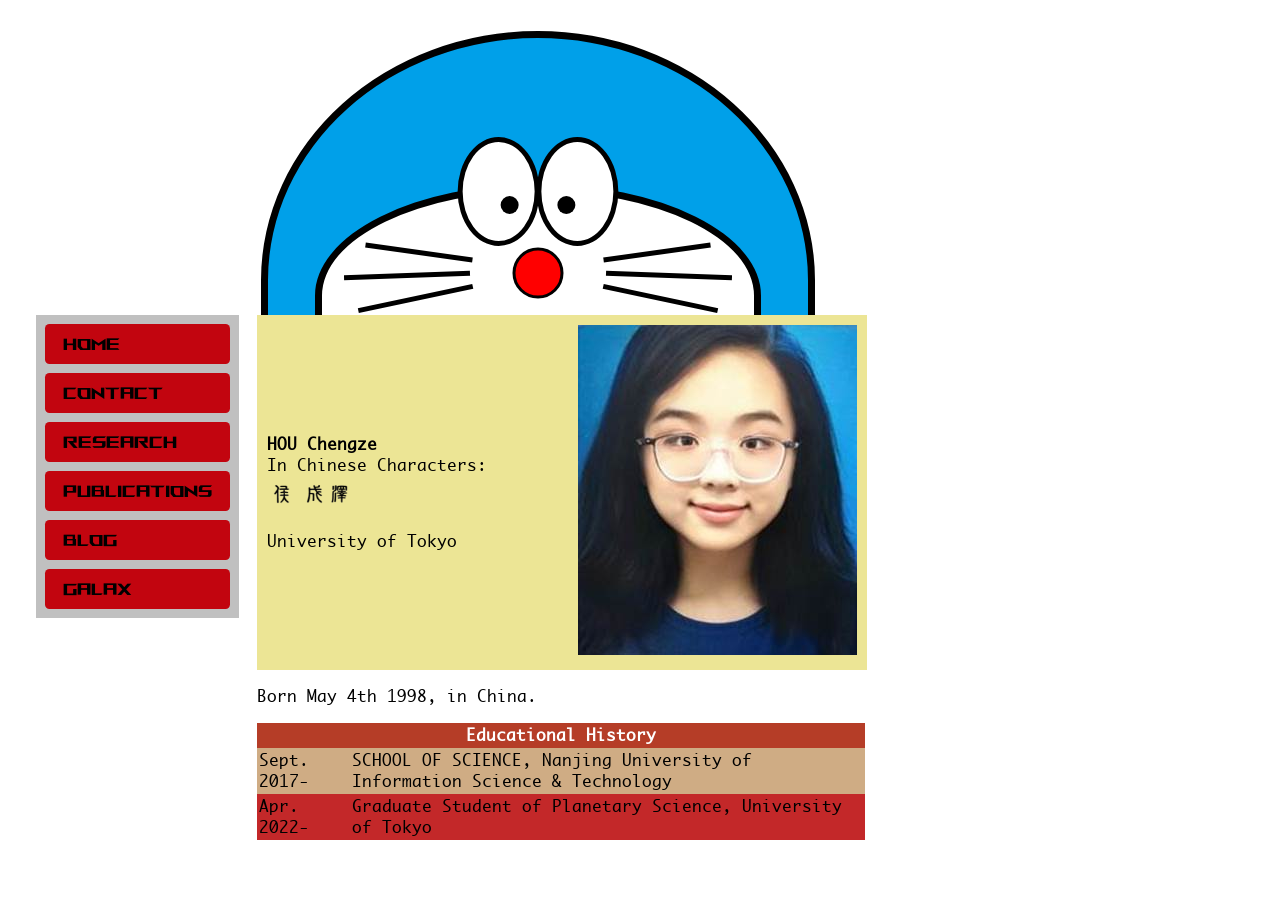
<file: index.html>
<!DOCTYPE html>
<html lang="ja">

<head>
    <meta charset="UTF-8">
    <title>どら侯</title>
    <meta name="viewport" content="width=device-width, initial-scale=1.0">
    <style>
        @font-face {
            font-family: 'ROGFont';
            src: url('./index_files/ROGFonts-Regular.otf') format('opentype');
            font-weight: normal;
            font-style: normal;
        }

        @font-face {
            font-family: 'Monaco';
            src: url('./index_files/Monaco.ttf') format('truetype');
            font-weight: normal;
            font-style: normal;
        }

        html,
        body {
            margin: 0;
            padding: 0;
            background: white;
            width: 100vw;
            overflow-x: hidden;
            font-family: 'Monaco';
        }

        .clip-container {
            width: 100%;
            height: 65vmin;
            overflow: hidden;
            display: flex;
            align-items: flex-end;
            position: relative;
            z-index: 1;
            padding-left: calc(25vmin + 4vmin);
            /* nav 宽度 + padding */
            box-sizing: border-box;
        }



        .head {
            position: relative;
            width: 60vmin;
            height: 60vmin;
            background: #00A0E9;
            border: 0.8vmin solid black;
            border-radius: 50% / 45%;
        }

        .face {
            position: absolute;
            top: 50%;
            left: 50%;
            transform: translate(-50%, -50%);
            width: 48vmin;
            height: 26vmin;
            background: white;
            border-radius: 50% / 45%;
            border: 0.8vmin solid black;
        }

        .eye {
            position: absolute;
            width: 8vmin;
            height: 11vmin;
            background: white;
            border: 0.6vmin solid black;
            border-radius: 50%;
            top: -6vmin;
            z-index: 2;
        }

        .eye.left {
            left: 50%;
            transform: translateX(-98%);
        }

        .eye.right {
            left: 50%;
            transform: translateX(-2%);
        }

        .pupil.left,
        .pupil.right {
            position: absolute;
            width: 2vmin;
            height: 2vmin;
            background: black;
            border-radius: 50%;
            top: 6vmin;
            z-index: 3;
        }

        .pupil.left {
            left: 65%;
            transform: translateX(-50%);
        }

        .pupil.right {
            left: 35%;
            transform: translateX(-50%);
        }

        .nose {
            position: absolute;
            width: 5vmin;
            height: 5vmin;
            background: red;
            border-radius: 50%;
            border: 0.4vmin solid black;
            top: 35%;
            left: 50%;
            transform: translate(-50%, -50%);
            z-index: 3;
        }

        .whisker1,
        .whisker2,
        .whisker3 {
            position: absolute;
            height: 0.5vmin;
            background: black;
        }

        .whisker1 {
            width: 12vmin;
        }

        .whisker2 {
            width: 14vmin;
        }

        .whisker3 {
            width: 13vmin;
        }

        .whisker1.left {
            top: 25%;
            left: 10%;
            transform: rotate(8deg);
        }

        .whisker2.left {
            top: 35%;
            left: 5%;
            transform: rotate(-2deg);
        }

        .whisker3.left {
            top: 45%;
            left: 8%;
            transform: rotate(-12deg);
        }

        .whisker1.right {
            top: 25%;
            right: 10%;
            transform: rotate(-8deg);
        }

        .whisker2.right {
            top: 35%;
            right: 5%;
            transform: rotate(2deg);
        }

        .whisker3.right {
            top: 45%;
            right: 8%;
            transform: rotate(12deg);
        }

        .main-content {
            display: flex;
            flex-direction: row;
            align-items: flex-start;
            gap: 2vmin;
            padding: 0 4vmin;
            margin-top: -30vmin;
            z-index: 2;
            position: relative;
            background: white;
        }


        .navboxleft_FF8117 {
            display: flex;
            flex-direction: column;
            gap: 1vmin;
            background: #c0c0c0;
            padding: 1vmin;
        }

        .navbox_FF9149 {
            background-color: #C2050F;
            padding: 1vmin 2vmin;
            border-radius: 0.5vmin;
        }

        .navbox_FF9149 a {
            text-decoration: none;
            color: black;
            font-size: 1.8vmin;
            font-family: 'ROGFont';
        }


        .navboxauto_FF8117 {
            flex-grow: 1;
        }
    </style>
</head>

<body>
    <div class="clip-container">
        <div class="head">
            <div class="face">
                <div class="whisker1 left"></div>
                <div class="whisker2 left"></div>
                <div class="whisker3 left"></div>
                <div class="whisker1 right"></div>
                <div class="whisker2 right"></div>
                <div class="whisker3 right"></div>

                <div class="eye left">
                    <div class="pupil left"></div>
                </div>
                <div class="eye right">
                    <div class="pupil right"></div>
                </div>
                <div class="nose"></div>
            </div>
        </div>
    </div>

    <div class="main-content">
        <div class="navboxleft_FF8117">
            <div class="navbox_FF9149">
                <a href="https://www.eps.s.computing.ac.cn/index.html">
                    Home
                </a>
            </div>
            <div class="navbox_FF9149">
                <a href="https://www.eps.s.computing.ac.cn/contact.html">
                    Contact
                </a>
            </div>
            <div class="navbox_FF9149">
                <a href="https://www.eps.s.computing.ac.cn/research.html">
                    Research
                </a>
            </div>
            <div class="navbox_FF9149">
                <a href="https://www.eps.s.computing.ac.cn/publications.html">
                    Publications
                </a>
            </div>
            <div class="navbox_FF9149">
                <a href="https://www.eps.s.computing.ac.cn/blog.html">
                    Blog
                </a>
            </div>
            <div class="navbox_FF9149">
                <a href="https://www.eps.s.computing.ac.cn/galax.html">
                    Galax
                </a>
            </div>
        </div>

        <div class="navboxauto_FF8117">
            <div class="navboxauto_FF8118">
                <table width="610" border="0" cellspacing="0" cellpadding="10">
                    <tr>
                        <td bgcolor="#ece595">
                            <p>
                                <font color="black"><b>
                                        HOU Chengze
                                    </b><br>
                                    In Chinese Characters: <img src="./index_files/我的名字中文.png" alt="侯　成泽" width="90"
                                        height="34">
                            </p>
                            <p>
                                <font color="black">
                            </p>
                            University of Tokyo
                            </p>
                        </td>
                        <td bgcolor="#ece595" width="173">
                            <a href="./index_files/imyself.jpg"><img src="./index_files/imyself.jpg" alt="" width="279"
                                    height="330"></a>
                        </td>
                    </tr>
                </table>

                <p>
                    Born May 4th 1998, in China.
                </p>

                <table width="608" border="0" cellspacing="0" cellpadding="2">
                    <tr>
                        <td colspan="2" align="center" bgcolor="#B53D27">
                            <b>
                                <font color="white">
                                    Educational History
                                </font>
                            </b>
                        </td>
                    </tr>
                    <tr>
                        <td bgcolor="#CFAC84">
                            Sept. 2017-
                        </td>
                        <td bgcolor="#CFAC84">
                            SCHOOL OF SCIENCE, Nanjing University of Information Science & Technology
                        </td>
                    </tr>
                    <tr>
                        <td bgcolor="#C32829">
                            Apr. 2022-
                        </td>
                        <td bgcolor="#C32829">
                            Graduate Student of Planetary Science, University of
                            Tokyo
                        </td>
                    </tr>
                </table>
            </div>
        </div>
    </div>
</body>

</html>
</file>
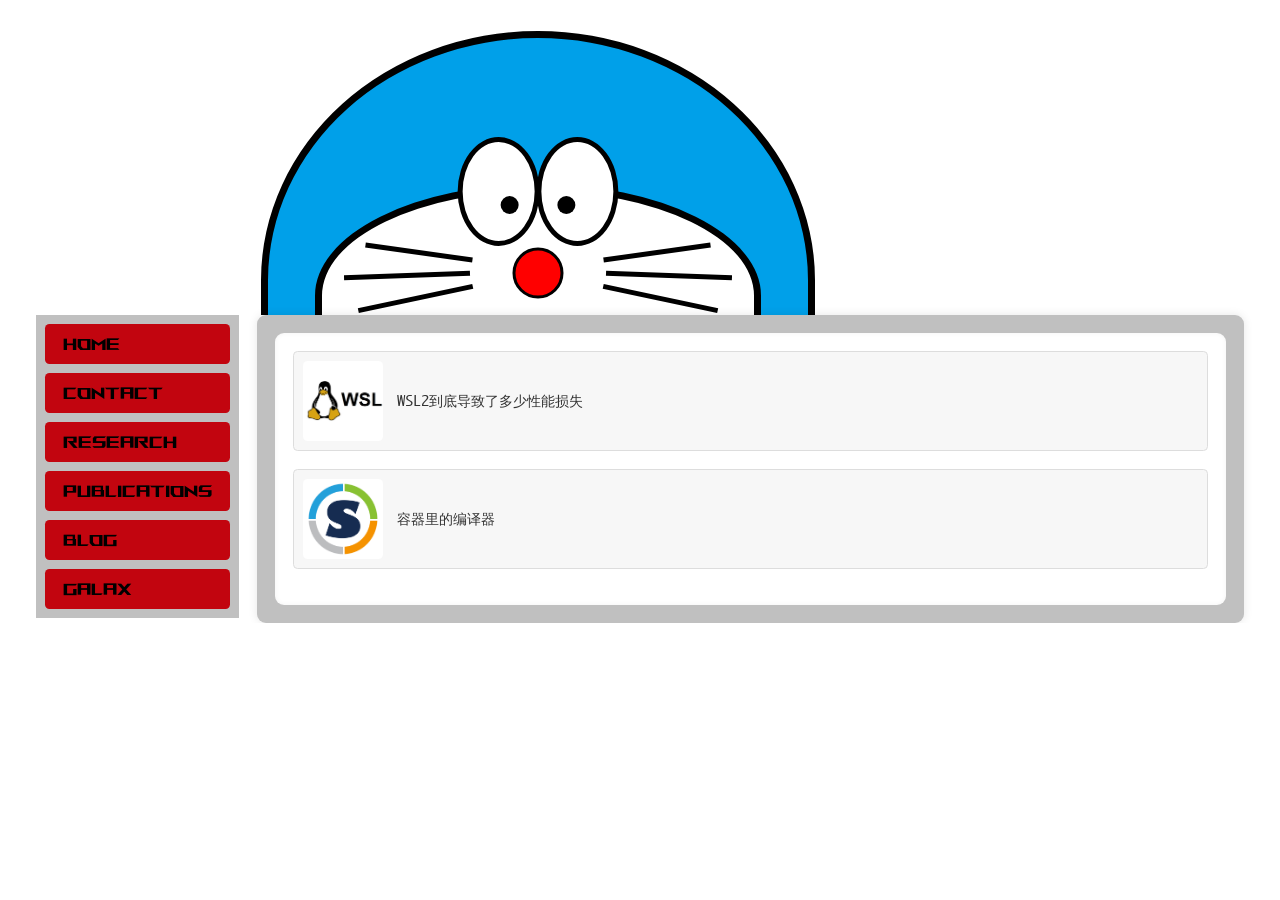
<file: blog.html>
<!DOCTYPE html>
<html lang="ja">

<head>
  <meta charset="UTF-8">
  <title>どら侯</title>
  <meta name="viewport" content="width=device-width, initial-scale=1.0">
  <style>
    @font-face {
      font-family: 'ROGFont';
      src: url('./index_files/ROGFonts-Regular.otf') format('opentype');
      font-weight: normal;
      font-style: normal;
    }

    @font-face {
      font-family: 'Monaco';
      src: url('./index_files/Monaco.ttf') format('truetype');
      font-weight: normal;
      font-style: normal;
    }

    html,
    body {
      margin: 0;
      padding: 0;
      background: white;
      width: 100vw;
      overflow-x: hidden;
      font-family: 'Monaco';
    }

    .clip-container {
      width: 100%;
      height: 65vmin;
      overflow: hidden;
      display: flex;
      align-items: flex-end;
      position: relative;
      z-index: 1;
      padding-left: calc(25vmin + 4vmin);
      box-sizing: border-box;
    }

    .head {
      position: relative;
      width: 60vmin;
      height: 60vmin;
      background: #00A0E9;
      border: 0.8vmin solid black;
      border-radius: 50% / 45%;
    }

    .face {
      position: absolute;
      top: 50%;
      left: 50%;
      transform: translate(-50%, -50%);
      width: 48vmin;
      height: 26vmin;
      background: white;
      border-radius: 50% / 45%;
      border: 0.8vmin solid black;
    }

    .eye {
      position: absolute;
      width: 8vmin;
      height: 11vmin;
      background: white;
      border: 0.6vmin solid black;
      border-radius: 50%;
      top: -6vmin;
      z-index: 2;
    }

    .eye.left {
      left: 50%;
      transform: translateX(-98%);
    }

    .eye.right {
      left: 50%;
      transform: translateX(-2%);
    }

    .pupil.left,
    .pupil.right {
      position: absolute;
      width: 2vmin;
      height: 2vmin;
      background: black;
      border-radius: 50%;
      top: 6vmin;
      z-index: 3;
    }

    .pupil.left {
      left: 65%;
      transform: translateX(-50%);
    }

    .pupil.right {
      left: 35%;
      transform: translateX(-50%);
    }

    .nose {
      position: absolute;
      width: 5vmin;
      height: 5vmin;
      background: red;
      border-radius: 50%;
      border: 0.4vmin solid black;
      top: 35%;
      left: 50%;
      transform: translate(-50%, -50%);
      z-index: 3;
    }

    .whisker1,
    .whisker2,
    .whisker3 {
      position: absolute;
      height: 0.5vmin;
      background: black;
    }

    .whisker1 {
      width: 12vmin;
    }

    .whisker2 {
      width: 14vmin;
    }

    .whisker3 {
      width: 13vmin;
    }

    .whisker1.left {
      top: 25%;
      left: 10%;
      transform: rotate(8deg);
    }

    .whisker2.left {
      top: 35%;
      left: 5%;
      transform: rotate(-2deg);
    }

    .whisker3.left {
      top: 45%;
      left: 8%;
      transform: rotate(-12deg);
    }

    .whisker1.right {
      top: 25%;
      right: 10%;
      transform: rotate(-8deg);
    }

    .whisker2.right {
      top: 35%;
      right: 5%;
      transform: rotate(2deg);
    }

    .whisker3.right {
      top: 45%;
      right: 8%;
      transform: rotate(12deg);
    }

    .main-content {
      display: flex;
      flex-direction: row;
      align-items: flex-start;
      gap: 2vmin;
      padding: 0 4vmin;
      margin-top: -30vmin;
      z-index: 2;
      position: relative;
      background: white;
    }

    .navboxleft_FF8117 {
      display: flex;
      flex-direction: column;
      gap: 1vmin;
      background: #c0c0c0;
      padding: 1vmin;
    }

    .navbox_FF9149 {
      background-color: #C2050F;
      padding: 1vmin 2vmin;
      border-radius: 0.5vmin;
    }

    .navbox_FF9149 a {
      text-decoration: none;
      color: black;
      font-size: 1.8vmin;
      font-family: 'ROGFont';
    }

    .navboxauto_FF8117 {
      flex-grow: 1;
      padding: 2vmin;
      background: #c0c0c0;
      border-radius: 1vmin;
      box-shadow: 0 0 10px rgba(0, 0, 0, 0.1);
    }

    .navboxauto_FF8118 {
      padding: 2vmin;
      background: #ffffff;
      border-radius: 1vmin;
      box-shadow: inset 0 0 5px rgba(0, 0, 0, 0.05);
    }

    .blog-entry {
      display: flex;
      align-items: center;
      margin-bottom: 2vmin;
      padding: 1vmin;
      border: 1px solid #ddd;
      border-radius: 0.5vmin;
      background-color: #f7f7f7;
    }

    .blog-entry img {
      width: 80px;
      height: 80px;
      object-fit: cover;
      margin-right: 1.5vmin;
      border-radius: 0.5vmin;
    }

    .blog-entry a {
      text-decoration: none;
      color: #333;
      font-size: 1.6vmin;
    }
  </style>
</head>

<body>
  <div class="clip-container">
    <div class="head">
      <div class="face">
        <div class="whisker1 left"></div>
        <div class="whisker2 left"></div>
        <div class="whisker3 left"></div>
        <div class="whisker1 right"></div>
        <div class="whisker2 right"></div>
        <div class="whisker3 right"></div>
        <div class="eye left">
          <div class="pupil left"></div>
        </div>
        <div class="eye right">
          <div class="pupil right"></div>
        </div>
        <div class="nose"></div>
      </div>
    </div>
  </div>
  <div class="main-content">
    <div class="navboxleft_FF8117">
      <div class="navbox_FF9149"><a href="https://www.eps.s.computing.ac.cn/index.html">Home</a></div>
      <div class="navbox_FF9149"><a href="https://www.eps.s.computing.ac.cn/contact.html">Contact</a></div>
      <div class="navbox_FF9149"><a href="https://www.eps.s.computing.ac.cn/research.html">Research</a></div>
      <div class="navbox_FF9149"><a href="https://www.eps.s.computing.ac.cn/publications.html">Publications</a></div>
      <div class="navbox_FF9149"><a href="https://www.eps.s.computing.ac.cn/blog.html">Blog</a></div>
      <div class="navbox_FF9149"><a href="https://www.eps.s.computing.ac.cn/galax.html">Galax</a></div>
    </div>
    <div class="navboxauto_FF8117">
      <div class="navboxauto_FF8118" id="blog-list">
        <p id="preparing-msg">Preparing...</p>
      </div>
    </div>
  </div>
  <script>
    fetch('./blog/list.json')
      .then(response => response.json())
      .then(entries => {
        const blogList = document.getElementById('blog-list');
        const preparing = document.getElementById('preparing-msg');
        if (preparing) preparing.remove();

        entries.forEach(entry => {
          const container = document.createElement('div');
          container.className = 'blog-entry';

          const image = new Image();
          image.src = `./blog/${entry.image}`;
          image.onerror = () => {
            image.src = './index_files/default.png';
          };
          container.appendChild(image);

          const link = document.createElement('a');
          link.href = `./blog/${entry.filename}`;
          link.innerText = entry.title;
          container.appendChild(link);

          blogList.appendChild(container);
        });
      });
  </script>
</body>

</html>
</file>
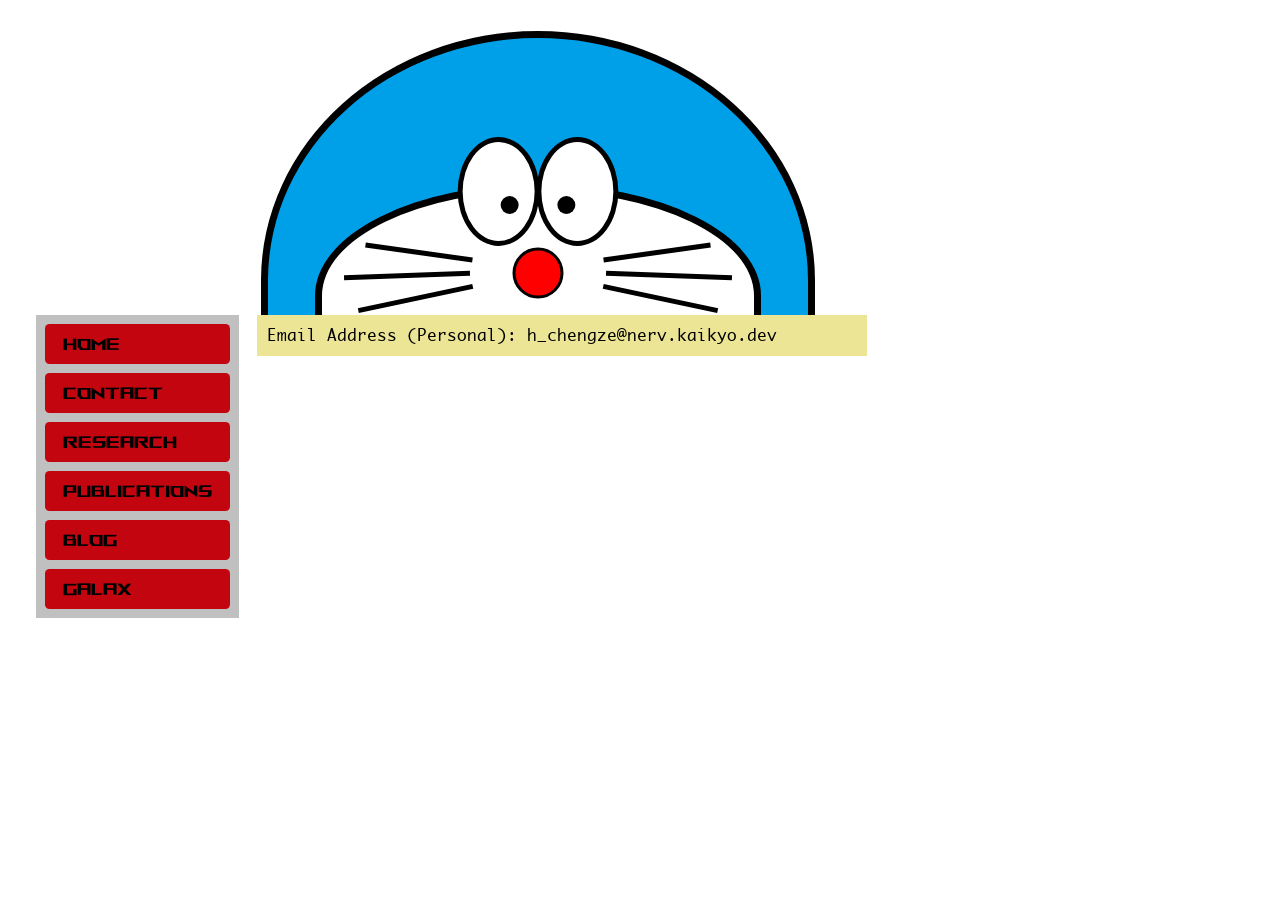
<file: contact.html>
<!DOCTYPE html>
<html lang="ja">

<head>
    <meta charset="UTF-8">
    <title>どら侯</title>
    <meta name="viewport" content="width=device-width, initial-scale=1.0">
    <style>
        @font-face {
            font-family: 'ROGFont';
            src: url('./index_files/ROGFonts-Regular.otf') format('opentype');
            font-weight: normal;
            font-style: normal;
        }

        @font-face {
            font-family: 'Monaco';
            src: url('./index_files/Monaco.ttf') format('truetype');
            font-weight: normal;
            font-style: normal;
        }

        html,
        body {
            margin: 0;
            padding: 0;
            background: white;
            width: 100vw;
            overflow-x: hidden;
            font-family: 'Monaco';
        }

        .clip-container {
            width: 100%;
            height: 65vmin;
            overflow: hidden;
            display: flex;
            align-items: flex-end;
            position: relative;
            z-index: 1;
            padding-left: calc(25vmin + 4vmin);
            /* nav 宽度 + padding */
            box-sizing: border-box;
        }



        .head {
            position: relative;
            width: 60vmin;
            height: 60vmin;
            background: #00A0E9;
            border: 0.8vmin solid black;
            border-radius: 50% / 45%;
        }

        .face {
            position: absolute;
            top: 50%;
            left: 50%;
            transform: translate(-50%, -50%);
            width: 48vmin;
            height: 26vmin;
            background: white;
            border-radius: 50% / 45%;
            border: 0.8vmin solid black;
        }

        .eye {
            position: absolute;
            width: 8vmin;
            height: 11vmin;
            background: white;
            border: 0.6vmin solid black;
            border-radius: 50%;
            top: -6vmin;
            z-index: 2;
        }

        .eye.left {
            left: 50%;
            transform: translateX(-98%);
        }

        .eye.right {
            left: 50%;
            transform: translateX(-2%);
        }

        .pupil.left,
        .pupil.right {
            position: absolute;
            width: 2vmin;
            height: 2vmin;
            background: black;
            border-radius: 50%;
            top: 6vmin;
            z-index: 3;
        }

        .pupil.left {
            left: 65%;
            transform: translateX(-50%);
        }

        .pupil.right {
            left: 35%;
            transform: translateX(-50%);
        }

        .nose {
            position: absolute;
            width: 5vmin;
            height: 5vmin;
            background: red;
            border-radius: 50%;
            border: 0.4vmin solid black;
            top: 35%;
            left: 50%;
            transform: translate(-50%, -50%);
            z-index: 3;
        }

        .whisker1,
        .whisker2,
        .whisker3 {
            position: absolute;
            height: 0.5vmin;
            background: black;
        }

        .whisker1 {
            width: 12vmin;
        }

        .whisker2 {
            width: 14vmin;
        }

        .whisker3 {
            width: 13vmin;
        }

        .whisker1.left {
            top: 25%;
            left: 10%;
            transform: rotate(8deg);
        }

        .whisker2.left {
            top: 35%;
            left: 5%;
            transform: rotate(-2deg);
        }

        .whisker3.left {
            top: 45%;
            left: 8%;
            transform: rotate(-12deg);
        }

        .whisker1.right {
            top: 25%;
            right: 10%;
            transform: rotate(-8deg);
        }

        .whisker2.right {
            top: 35%;
            right: 5%;
            transform: rotate(2deg);
        }

        .whisker3.right {
            top: 45%;
            right: 8%;
            transform: rotate(12deg);
        }

        .main-content {
            display: flex;
            flex-direction: row;
            align-items: flex-start;
            gap: 2vmin;
            padding: 0 4vmin;
            margin-top: -30vmin;
            z-index: 2;
            position: relative;
            background: white;
        }


        .navboxleft_FF8117 {
            display: flex;
            flex-direction: column;
            gap: 1vmin;
            background: #c0c0c0;
            padding: 1vmin;
        }

        .navbox_FF9149 {
            background-color: #C2050F;
            padding: 1vmin 2vmin;
            border-radius: 0.5vmin;
        }

        .navbox_FF9149 a {
            text-decoration: none;
            color: black;
            font-size: 1.8vmin;
            font-family: 'ROGFont';
        }


        .navboxauto_FF8117 {
            flex-grow: 1;
        }
    </style>
</head>

<body>
    <div class="clip-container">
        <div class="head">
            <div class="face">
                <div class="whisker1 left"></div>
                <div class="whisker2 left"></div>
                <div class="whisker3 left"></div>
                <div class="whisker1 right"></div>
                <div class="whisker2 right"></div>
                <div class="whisker3 right"></div>

                <div class="eye left">
                    <div class="pupil left"></div>
                </div>
                <div class="eye right">
                    <div class="pupil right"></div>
                </div>
                <div class="nose"></div>
            </div>
        </div>
    </div>

    <div class="main-content">
        <div class="navboxleft_FF8117">
            <div class="navbox_FF9149">
                <a href="https://www.eps.s.computing.ac.cn/index.html">
                    Home
                </a>
            </div>
            <div class="navbox_FF9149">
                <a href="https://www.eps.s.computing.ac.cn/contact.html">
                    Contact
                </a>
            </div>
            <div class="navbox_FF9149">
                <a href="https://www.eps.s.computing.ac.cn/research.html">
                    Research
                </a>
            </div>
            <div class="navbox_FF9149">
                <a href="https://www.eps.s.computing.ac.cn/publications.html">
                    Publications
                </a>
            </div>
            <div class="navbox_FF9149">
                <a href="https://www.eps.s.computing.ac.cn/blog.html">
                    Blog
                </a>
            </div>
            <div class="navbox_FF9149">
                <a href="https://www.eps.s.computing.ac.cn/galax.html">
                    Galax
                </a>
            </div>
        </div>

        <div class="navboxauto_FF8117">
            <div class="navboxauto_FF8118">
                <table width="610" border="0" cellspacing="0" cellpadding="10">
                    <tr>
                        <td bgcolor="#ece595">
                            Email Address (Personal): h_chengze@nerv.kaikyo.dev
                    </tr>
                </table>

            </div>
        </div>
    </div>
</body>

</html>
</file>
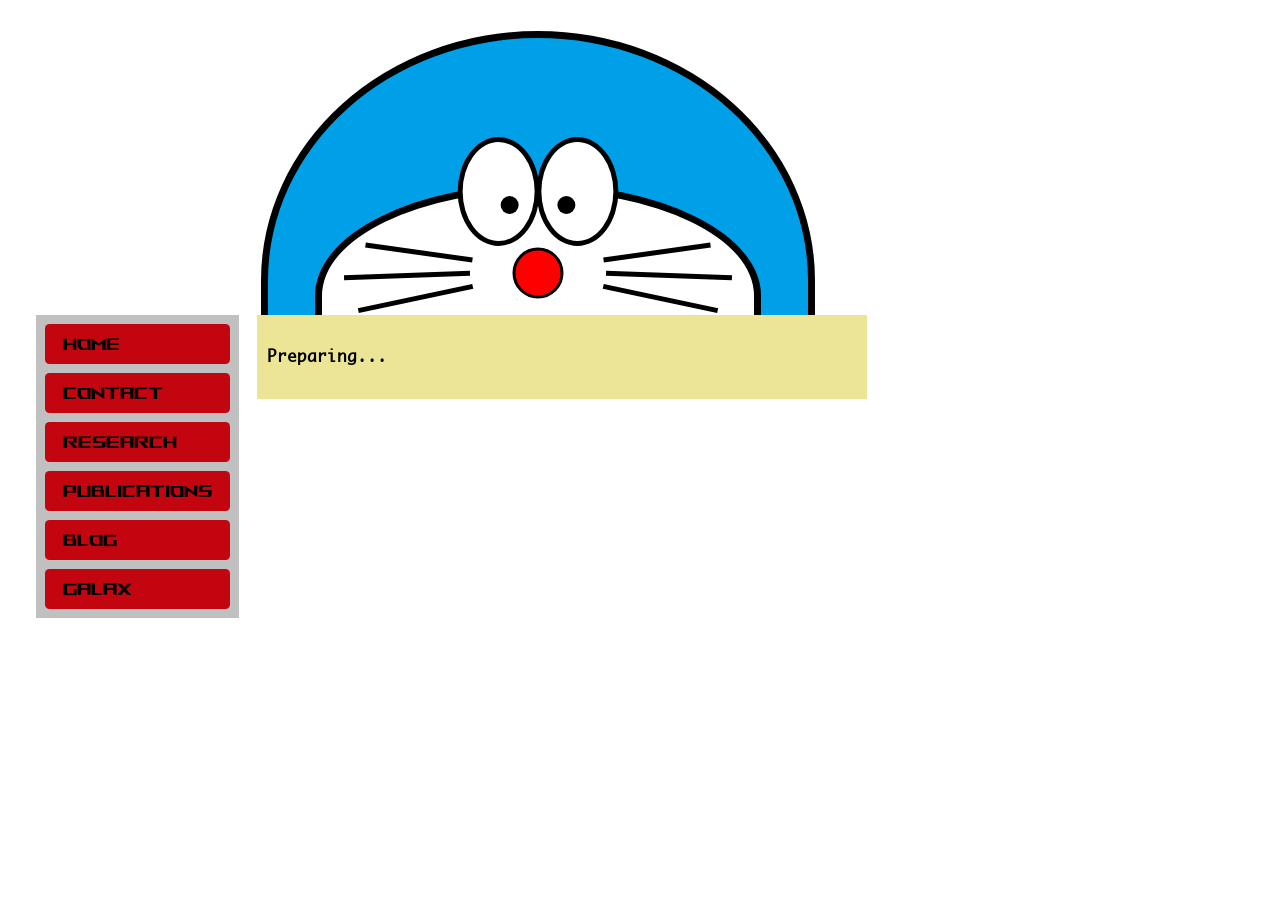
<file: publications.html>
<!DOCTYPE html>
<html lang="ja">

<head>
    <meta charset="UTF-8">
    <title>どら侯</title>
    <meta name="viewport" content="width=device-width, initial-scale=1.0">
    <style>
        @font-face {
            font-family: 'ROGFont';
            src: url('./index_files/ROGFonts-Regular.otf') format('opentype');
            font-weight: normal;
            font-style: normal;
        }

        @font-face {
            font-family: 'Monaco';
            src: url('./index_files/Monaco.ttf') format('truetype');
            font-weight: normal;
            font-style: normal;
        }

        html,
        body {
            margin: 0;
            padding: 0;
            background: white;
            width: 100vw;
            overflow-x: hidden;
            font-family: 'Monaco';
        }

        .clip-container {
            width: 100%;
            height: 65vmin;
            overflow: hidden;
            display: flex;
            align-items: flex-end;
            position: relative;
            z-index: 1;
            padding-left: calc(25vmin + 4vmin);
            /* nav 宽度 + padding */
            box-sizing: border-box;
        }



        .head {
            position: relative;
            width: 60vmin;
            height: 60vmin;
            background: #00A0E9;
            border: 0.8vmin solid black;
            border-radius: 50% / 45%;
        }

        .face {
            position: absolute;
            top: 50%;
            left: 50%;
            transform: translate(-50%, -50%);
            width: 48vmin;
            height: 26vmin;
            background: white;
            border-radius: 50% / 45%;
            border: 0.8vmin solid black;
        }

        .eye {
            position: absolute;
            width: 8vmin;
            height: 11vmin;
            background: white;
            border: 0.6vmin solid black;
            border-radius: 50%;
            top: -6vmin;
            z-index: 2;
        }

        .eye.left {
            left: 50%;
            transform: translateX(-98%);
        }

        .eye.right {
            left: 50%;
            transform: translateX(-2%);
        }

        .pupil.left,
        .pupil.right {
            position: absolute;
            width: 2vmin;
            height: 2vmin;
            background: black;
            border-radius: 50%;
            top: 6vmin;
            z-index: 3;
        }

        .pupil.left {
            left: 65%;
            transform: translateX(-50%);
        }

        .pupil.right {
            left: 35%;
            transform: translateX(-50%);
        }

        .nose {
            position: absolute;
            width: 5vmin;
            height: 5vmin;
            background: red;
            border-radius: 50%;
            border: 0.4vmin solid black;
            top: 35%;
            left: 50%;
            transform: translate(-50%, -50%);
            z-index: 3;
        }

        .whisker1,
        .whisker2,
        .whisker3 {
            position: absolute;
            height: 0.5vmin;
            background: black;
        }

        .whisker1 {
            width: 12vmin;
        }

        .whisker2 {
            width: 14vmin;
        }

        .whisker3 {
            width: 13vmin;
        }

        .whisker1.left {
            top: 25%;
            left: 10%;
            transform: rotate(8deg);
        }

        .whisker2.left {
            top: 35%;
            left: 5%;
            transform: rotate(-2deg);
        }

        .whisker3.left {
            top: 45%;
            left: 8%;
            transform: rotate(-12deg);
        }

        .whisker1.right {
            top: 25%;
            right: 10%;
            transform: rotate(-8deg);
        }

        .whisker2.right {
            top: 35%;
            right: 5%;
            transform: rotate(2deg);
        }

        .whisker3.right {
            top: 45%;
            right: 8%;
            transform: rotate(12deg);
        }

        .main-content {
            display: flex;
            flex-direction: row;
            align-items: flex-start;
            gap: 2vmin;
            padding: 0 4vmin;
            margin-top: -30vmin;
            z-index: 2;
            position: relative;
            background: white;
        }


        .navboxleft_FF8117 {
            display: flex;
            flex-direction: column;
            gap: 1vmin;
            background: #c0c0c0;
            padding: 1vmin;
        }

        .navbox_FF9149 {
            background-color: #C2050F;
            padding: 1vmin 2vmin;
            border-radius: 0.5vmin;
        }

        .navbox_FF9149 a {
            text-decoration: none;
            color: black;
            font-size: 1.8vmin;
            font-family: 'ROGFont';
        }


        .navboxauto_FF8117 {
            flex-grow: 1;
        }
    </style>
</head>

<body>
    <div class="clip-container">
        <div class="head">
            <div class="face">
                <div class="whisker1 left"></div>
                <div class="whisker2 left"></div>
                <div class="whisker3 left"></div>
                <div class="whisker1 right"></div>
                <div class="whisker2 right"></div>
                <div class="whisker3 right"></div>

                <div class="eye left">
                    <div class="pupil left"></div>
                </div>
                <div class="eye right">
                    <div class="pupil right"></div>
                </div>
                <div class="nose"></div>
            </div>
        </div>
    </div>

    <div class="main-content">
        <div class="navboxleft_FF8117">
            <div class="navbox_FF9149">
                <a href="https://www.eps.s.computing.ac.cn/index.html">
                    Home
                </a>
            </div>
            <div class="navbox_FF9149">
                <a href="https://www.eps.s.computing.ac.cn/contact.html">
                    Contact
                </a>
            </div>
            <div class="navbox_FF9149">
                <a href="https://www.eps.s.computing.ac.cn/research.html">
                    Research
                </a>
            </div>
            <div class="navbox_FF9149">
                <a href="https://www.eps.s.computing.ac.cn/publications.html">
                    Publications
                </a>
            </div>
            <div class="navbox_FF9149">
                <a href="https://www.eps.s.computing.ac.cn/blog.html">
                    Blog
                </a>
            </div>
            <div class="navbox_FF9149">
                <a href="https://www.eps.s.computing.ac.cn/galax.html">
                    Galax
                </a>
            </div>
        </div>

        <div class="navboxauto_FF8117">
            <div class="navboxauto_FF8118">
                <table width="610" border="0" cellspacing="0" cellpadding="10">
                    <tr>
                        <td bgcolor="#ece595">
                            <h4>Preparing...</h4>
                    </tr>
                </table>

            </div>
        </div>
    </div>
</body>

</html>
</file>
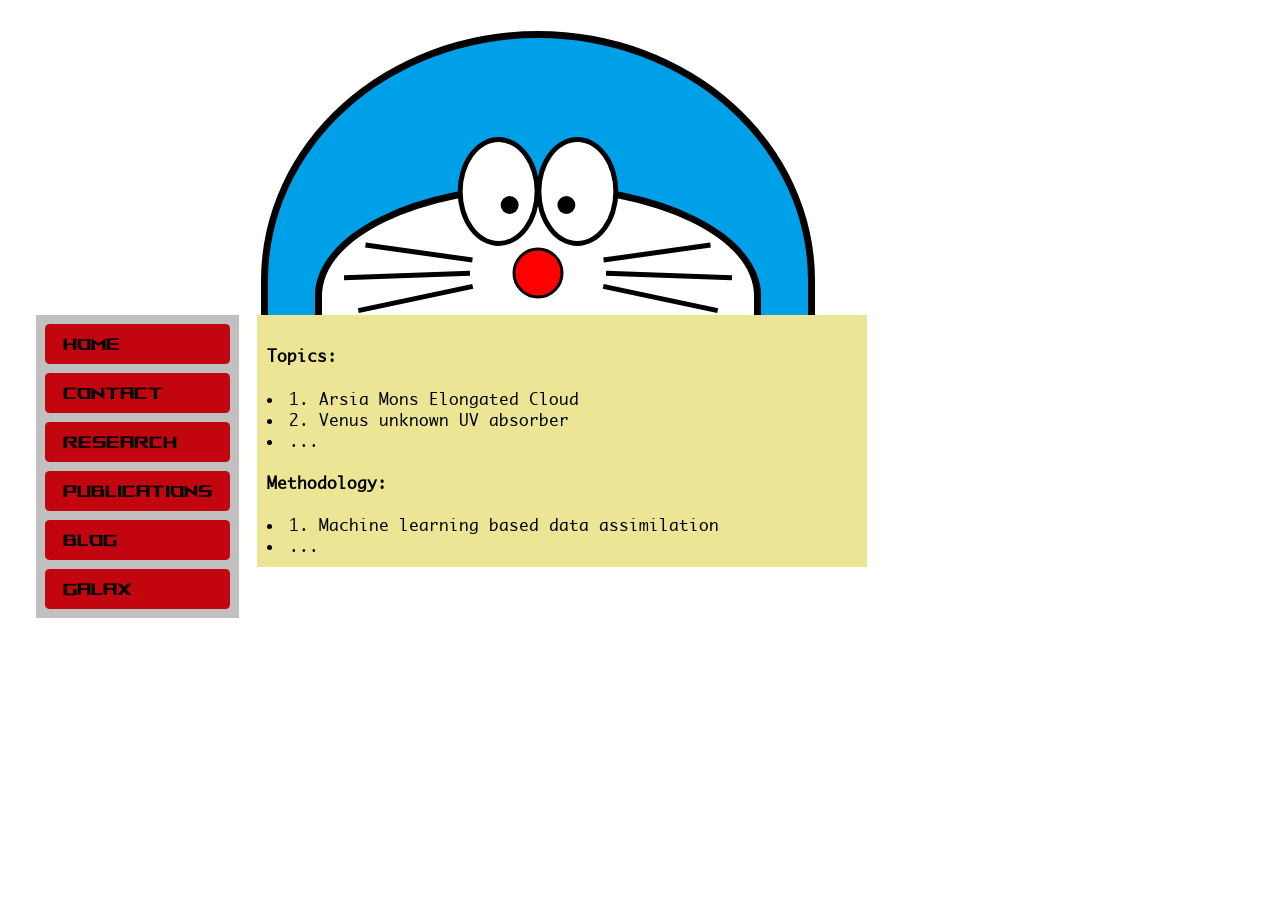
<file: research.html>
<!DOCTYPE html>
<html lang="ja">

<head>
    <meta charset="UTF-8">
    <title>どら侯</title>
    <meta name="viewport" content="width=device-width, initial-scale=1.0">
    <style>
        @font-face {
            font-family: 'ROGFont';
            src: url('./index_files/ROGFonts-Regular.otf') format('opentype');
            font-weight: normal;
            font-style: normal;
        }

        @font-face {
            font-family: 'Monaco';
            src: url('./index_files/Monaco.ttf') format('truetype');
            font-weight: normal;
            font-style: normal;
        }

        html,
        body {
            margin: 0;
            padding: 0;
            background: white;
            width: 100vw;
            overflow-x: hidden;
            font-family: 'Monaco';
        }

        .clip-container {
            width: 100%;
            height: 65vmin;
            overflow: hidden;
            display: flex;
            align-items: flex-end;
            position: relative;
            z-index: 1;
            padding-left: calc(25vmin + 4vmin);
            /* nav 宽度 + padding */
            box-sizing: border-box;
        }



        .head {
            position: relative;
            width: 60vmin;
            height: 60vmin;
            background: #00A0E9;
            border: 0.8vmin solid black;
            border-radius: 50% / 45%;
        }

        .face {
            position: absolute;
            top: 50%;
            left: 50%;
            transform: translate(-50%, -50%);
            width: 48vmin;
            height: 26vmin;
            background: white;
            border-radius: 50% / 45%;
            border: 0.8vmin solid black;
        }

        .eye {
            position: absolute;
            width: 8vmin;
            height: 11vmin;
            background: white;
            border: 0.6vmin solid black;
            border-radius: 50%;
            top: -6vmin;
            z-index: 2;
        }

        .eye.left {
            left: 50%;
            transform: translateX(-98%);
        }

        .eye.right {
            left: 50%;
            transform: translateX(-2%);
        }

        .pupil.left,
        .pupil.right {
            position: absolute;
            width: 2vmin;
            height: 2vmin;
            background: black;
            border-radius: 50%;
            top: 6vmin;
            z-index: 3;
        }

        .pupil.left {
            left: 65%;
            transform: translateX(-50%);
        }

        .pupil.right {
            left: 35%;
            transform: translateX(-50%);
        }

        .nose {
            position: absolute;
            width: 5vmin;
            height: 5vmin;
            background: red;
            border-radius: 50%;
            border: 0.4vmin solid black;
            top: 35%;
            left: 50%;
            transform: translate(-50%, -50%);
            z-index: 3;
        }

        .whisker1,
        .whisker2,
        .whisker3 {
            position: absolute;
            height: 0.5vmin;
            background: black;
        }

        .whisker1 {
            width: 12vmin;
        }

        .whisker2 {
            width: 14vmin;
        }

        .whisker3 {
            width: 13vmin;
        }

        .whisker1.left {
            top: 25%;
            left: 10%;
            transform: rotate(8deg);
        }

        .whisker2.left {
            top: 35%;
            left: 5%;
            transform: rotate(-2deg);
        }

        .whisker3.left {
            top: 45%;
            left: 8%;
            transform: rotate(-12deg);
        }

        .whisker1.right {
            top: 25%;
            right: 10%;
            transform: rotate(-8deg);
        }

        .whisker2.right {
            top: 35%;
            right: 5%;
            transform: rotate(2deg);
        }

        .whisker3.right {
            top: 45%;
            right: 8%;
            transform: rotate(12deg);
        }

        .main-content {
            display: flex;
            flex-direction: row;
            align-items: flex-start;
            gap: 2vmin;
            padding: 0 4vmin;
            margin-top: -30vmin;
            z-index: 2;
            position: relative;
            background: white;
        }


        .navboxleft_FF8117 {
            display: flex;
            flex-direction: column;
            gap: 1vmin;
            background: #c0c0c0;
            padding: 1vmin;
        }

        .navbox_FF9149 {
            background-color: #C2050F;
            padding: 1vmin 2vmin;
            border-radius: 0.5vmin;
        }

        .navbox_FF9149 a {
            text-decoration: none;
            color: black;
            font-size: 1.8vmin;
            font-family: 'ROGFont';
        }


        .navboxauto_FF8117 {
            flex-grow: 1;
        }
    </style>
</head>

<body>
    <div class="clip-container">
        <div class="head">
            <div class="face">
                <div class="whisker1 left"></div>
                <div class="whisker2 left"></div>
                <div class="whisker3 left"></div>
                <div class="whisker1 right"></div>
                <div class="whisker2 right"></div>
                <div class="whisker3 right"></div>

                <div class="eye left">
                    <div class="pupil left"></div>
                </div>
                <div class="eye right">
                    <div class="pupil right"></div>
                </div>
                <div class="nose"></div>
            </div>
        </div>
    </div>

    <div class="main-content">
        <div class="navboxleft_FF8117">
            <div class="navbox_FF9149">
                <a href="https://www.eps.s.computing.ac.cn/index.html">
                    Home
                </a>
            </div>
            <div class="navbox_FF9149">
                <a href="https://www.eps.s.computing.ac.cn/contact.html">
                    Contact
                </a>
            </div>
            <div class="navbox_FF9149">
                <a href="https://www.eps.s.computing.ac.cn/research.html">
                    Research
                </a>
            </div>
            <div class="navbox_FF9149">
                <a href="https://www.eps.s.computing.ac.cn/publications.html">
                    Publications
                </a>
            </div>
            <div class="navbox_FF9149">
                <a href="https://www.eps.s.computing.ac.cn/blog.html">
                    Blog
                </a>
            </div>
            <div class="navbox_FF9149">
                <a href="https://www.eps.s.computing.ac.cn/galax.html">
                    Galax
                </a>
            </div>
        </div>

        <div class="navboxauto_FF8117">
            <div class="navboxauto_FF8118">
                <table width="610" border="0" cellspacing="0" cellpadding="10">
                    <tr>
                        <td bgcolor="#ece595">
                        <h4>Topics:</h4>
                           <li>1. Arsia Mons Elongated Cloud</li>
                           <li>2. Venus unknown UV absorber</li>
                           <li>...</li>
                        <h4>Methodology:</h4>
                           <li>1. Machine learning based data assimilation</li>
                           <li>...</li>
                    </tr>
                </table>

            </div>
        </div>
    </div>
</body>

</html>
</file>
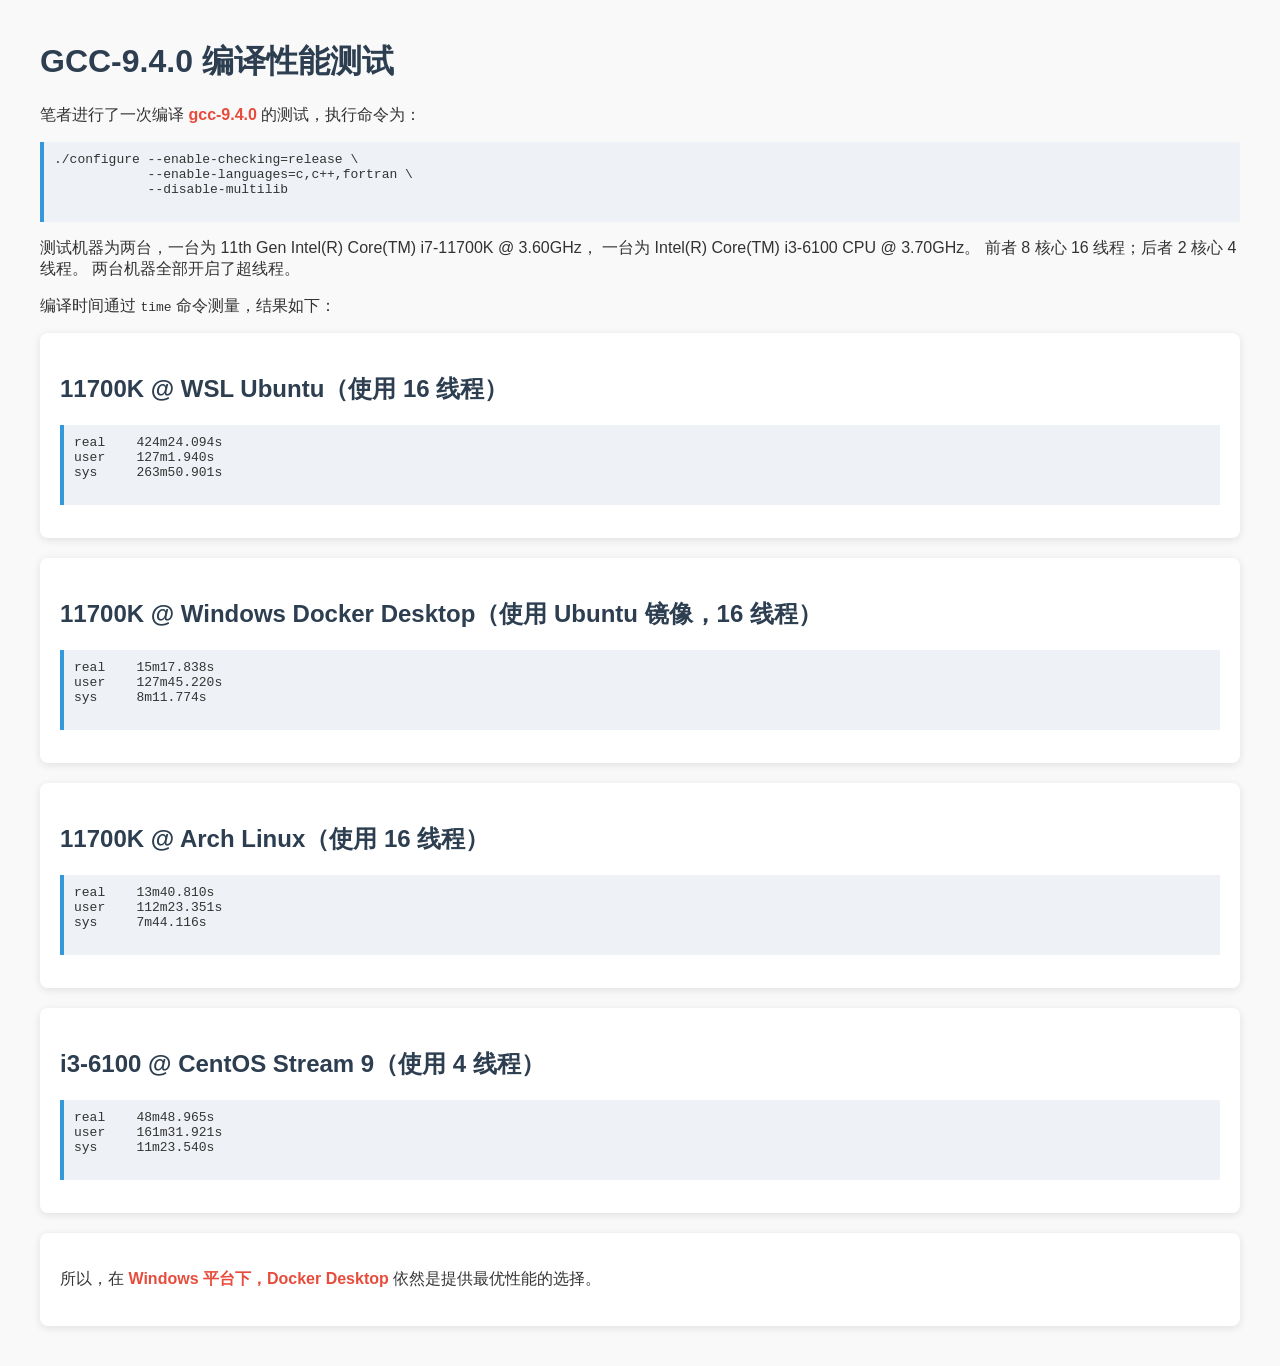
<file: blog/WSL2到底导致了多少性能损失.html>
<!DOCTYPE html>
<html lang="zh">
<head>
  <meta charset="UTF-8">
  <title>GCC 编译性能测试</title>
  <meta name="viewport" content="width=device-width, initial-scale=1.0">
  <style>
    body {
      font-family: "Microsoft YaHei", sans-serif;
      margin: 40px;
      background-color: #f9f9f9;
      color: #333;
    }
    h1, h2 {
      color: #2c3e50;
    }
    pre {
      background-color: #eef1f5;
      padding: 10px;
      border-left: 4px solid #3498db;
      font-family: monospace;
      overflow-x: auto;
    }
    .section {
      background-color: #ffffff;
      padding: 20px;
      margin-bottom: 20px;
      box-shadow: 0 2px 8px rgba(0,0,0,0.1);
      border-radius: 8px;
    }
    .highlight {
      color: #e74c3c;
      font-weight: bold;
    }
  </style>
</head>
<body>
  <h1>GCC-9.4.0 编译性能测试</h1>

  <p>笔者进行了一次编译 <span class="highlight">gcc-9.4.0</span> 的测试，执行命令为：</p>
  <pre>
./configure --enable-checking=release \
            --enable-languages=c,c++,fortran \
            --disable-multilib
  </pre>

  <p>测试机器为两台，一台为 11th Gen Intel(R) Core(TM) i7-11700K @ 3.60GHz，
  一台为 Intel(R) Core(TM) i3-6100 CPU @ 3.70GHz。
  前者 8 核心 16 线程；后者 2 核心 4 线程。
  两台机器全部开启了超线程。</p>

  <p>编译时间通过 <code>time</code> 命令测量，结果如下：</p>

  <div class="section">
    <h2>11700K @ WSL Ubuntu（使用 16 线程）</h2>
    <pre>
real    424m24.094s
user    127m1.940s
sys     263m50.901s
    </pre>
  </div>

  <div class="section">
    <h2>11700K @ Windows Docker Desktop（使用 Ubuntu 镜像，16 线程）</h2>
    <pre>
real    15m17.838s
user    127m45.220s
sys     8m11.774s
    </pre>
  </div>

  <div class="section">
    <h2>11700K @ Arch Linux（使用 16 线程）</h2>
    <pre>
real    13m40.810s
user    112m23.351s
sys     7m44.116s
    </pre>
  </div>

  <div class="section">
    <h2>i3-6100 @ CentOS Stream 9（使用 4 线程）</h2>
    <pre>
real    48m48.965s
user    161m31.921s
sys     11m23.540s
    </pre>
  </div>

  <div class="section">
    <p>所以，在 <span class="highlight">Windows 平台下，Docker Desktop</span> 依然是提供最优性能的选择。</p>
  </div>
</body>
</html>
</file>
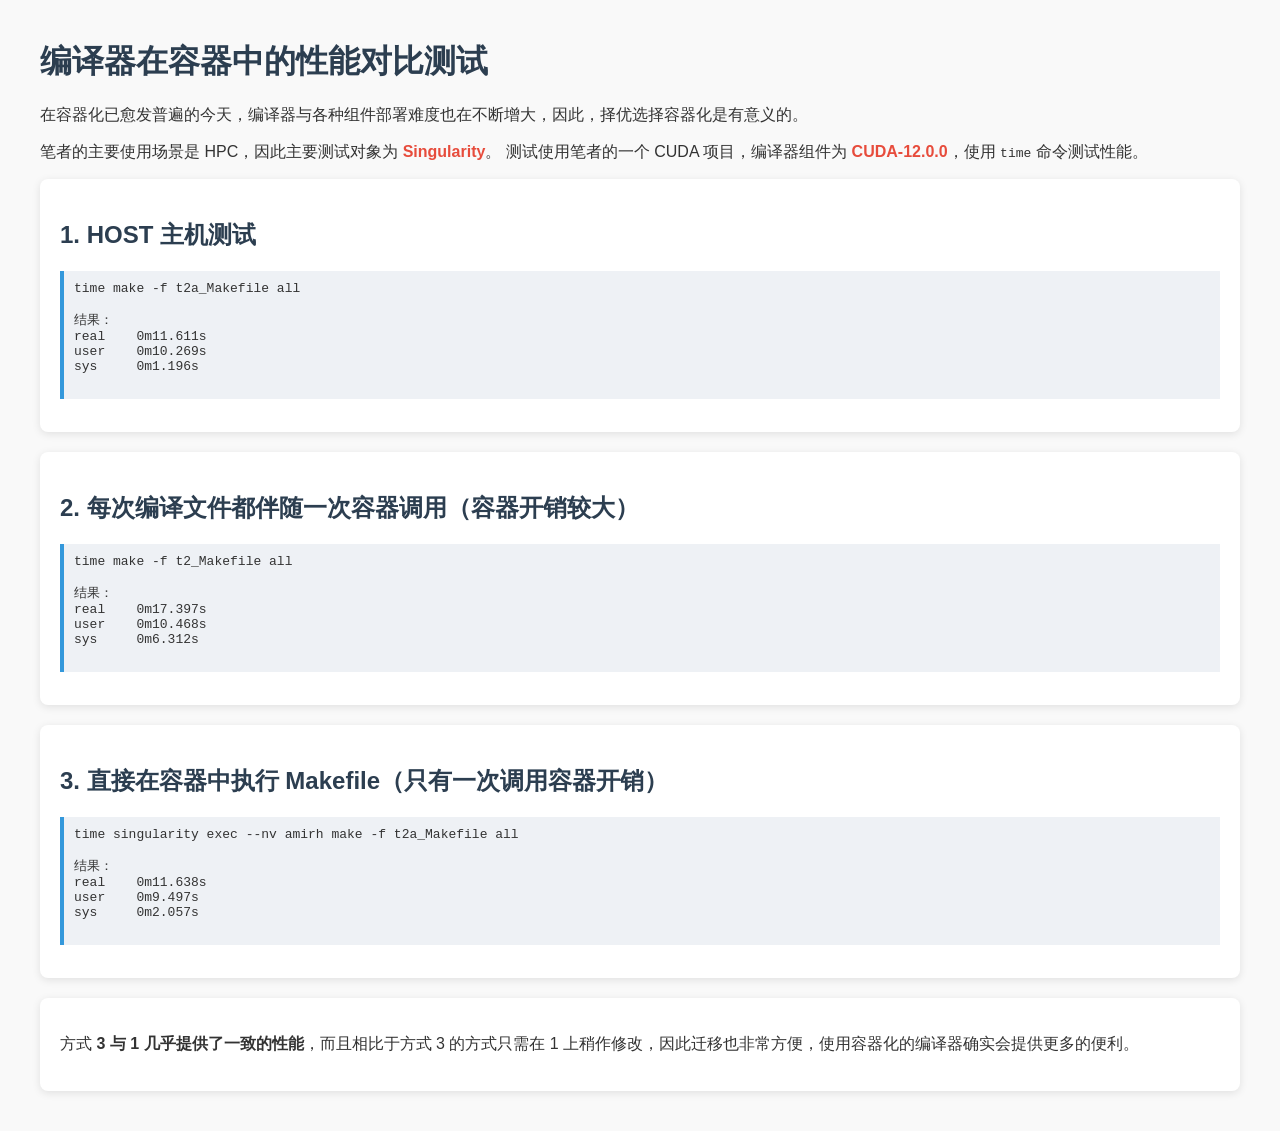
<file: blog/容器里的编译器.html>
<!DOCTYPE html>
<html lang="zh">
<head>
  <meta charset="UTF-8">
  <title>编译器在容器中的性能对比测试</title>
  <style>
    body {
      font-family: "Microsoft YaHei", sans-serif;
      margin: 40px;
      background-color: #f9f9f9;
      color: #333;
    }
    h1, h2 {
      color: #2c3e50;
    }
    pre {
      background-color: #eef1f5;
      padding: 10px;
      border-left: 4px solid #3498db;
      font-family: monospace;
      overflow-x: auto;
    }
    .section {
      background-color: #ffffff;
      padding: 20px;
      margin-bottom: 20px;
      box-shadow: 0 2px 8px rgba(0,0,0,0.1);
      border-radius: 8px;
    }
    .highlight {
      color: #e74c3c;
      font-weight: bold;
    }
  </style>
</head>
<body>
  <h1>编译器在容器中的性能对比测试</h1>
  <p>在容器化已愈发普遍的今天，编译器与各种组件部署难度也在不断增大，因此，择优选择容器化是有意义的。</p>
  <p>笔者的主要使用场景是 HPC，因此主要测试对象为 <span class="highlight">Singularity</span>。
  测试使用笔者的一个 CUDA 项目，编译器组件为 <span class="highlight">CUDA-12.0.0</span>，使用 <code>time</code> 命令测试性能。</p>

  <div class="section">
    <h2>1. HOST 主机测试</h2>
    <pre>
time make -f t2a_Makefile all

结果：
real    0m11.611s
user    0m10.269s
sys     0m1.196s
    </pre>
  </div>

  <div class="section">
    <h2>2. 每次编译文件都伴随一次容器调用（容器开销较大）</h2>
    <pre>
time make -f t2_Makefile all

结果：
real    0m17.397s
user    0m10.468s
sys     0m6.312s
    </pre>
  </div>

  <div class="section">
    <h2>3. 直接在容器中执行 Makefile（只有一次调用容器开销）</h2>
    <pre>
time singularity exec --nv amirh make -f t2a_Makefile all

结果：
real    0m11.638s
user    0m9.497s
sys     0m2.057s
    </pre>
  </div>

  <div class="section">
    <p>方式 <strong>3 与 1 几乎提供了一致的性能</strong>，而且相比于方式 3 的方式只需在 1 上稍作修改，因此迁移也非常方便，使用容器化的编译器确实会提供更多的便利。</p>
  </div>
</body>
</html>
</file>
